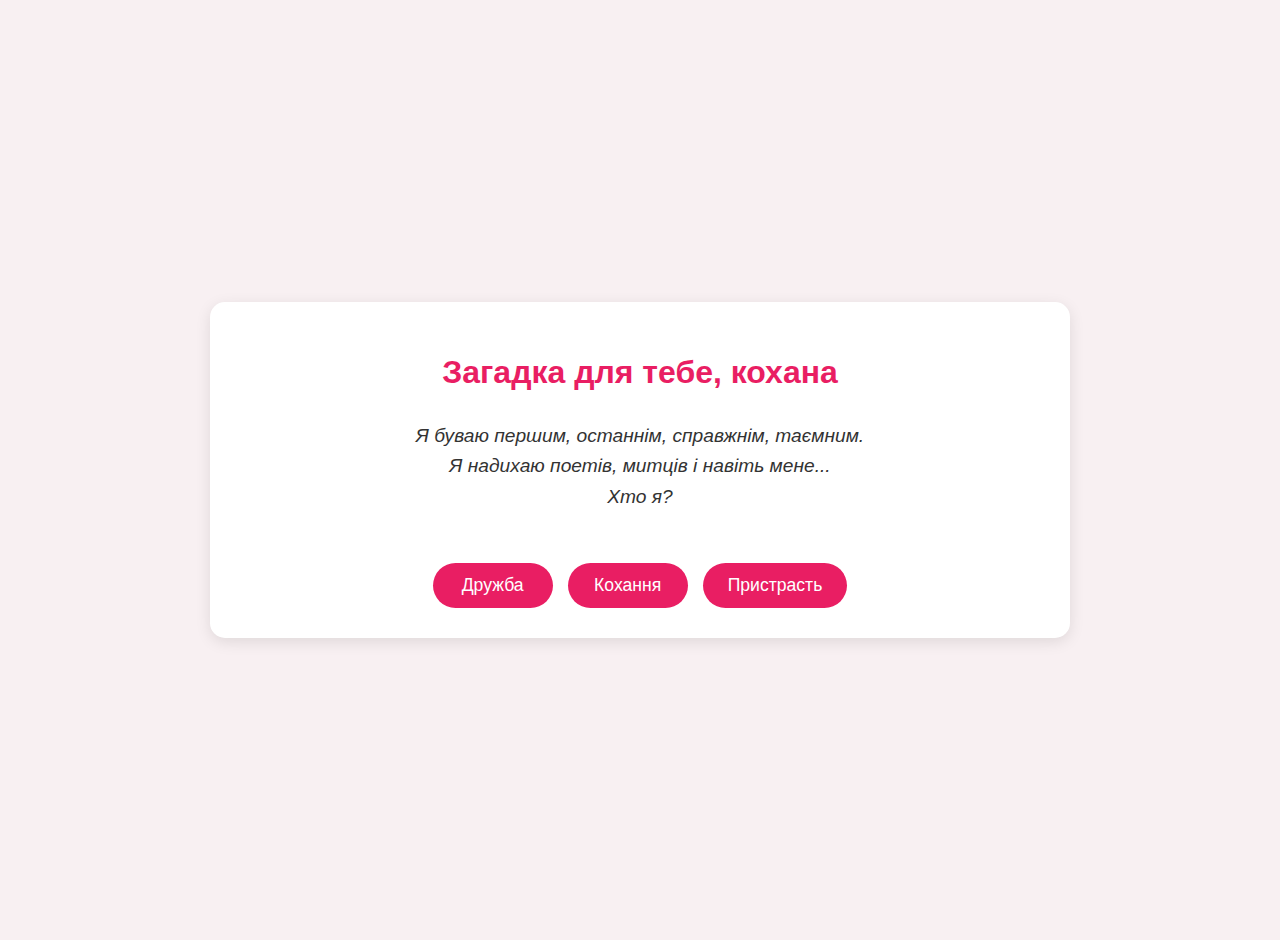
<file: index.html>
<!DOCTYPE html>
<html lang="uk">
<head>
    <meta charset="UTF-8">
    <meta name="viewport" content="width=device-width, initial-scale=1.0">
    <title>Загадка для Ангеліни</title>
    <link rel="stylesheet" href="style.css">
</head>
<body>
    <div class="container">
        <h1>Загадка для тебе, кохана</h1>
        <p class="riddle">
            Я буваю першим, останнім, справжнім, таємним.<br>
            Я надихаю поетів, митців і навіть мене...<br>
            Хто я?
        </p>

        <div id="answer-options">
            <button class="button answer-button" data-correct="false">Дружба</button>
            <button class="button answer-button" data-correct="true">Кохання</button> <button class="button answer-button" data-correct="false">Пристрасть</button>
        </div>

        <p id="riddle-feedback" style="display: none; color: #e91e63; margin-top: 15px; font-weight: bold;">
            Подумай краще, сонечко!
        </p>

        <div id="riddle-success-modal" class="modal-overlay"> <div class="modal-content">
                <p>Вумничка моя, йдемо далі!</p>
                <a href="maze.html" class="button">Далі</a> </div>
        </div>

    </div>

    <script src="riddle.js"></script> </body>
</html>
</file>
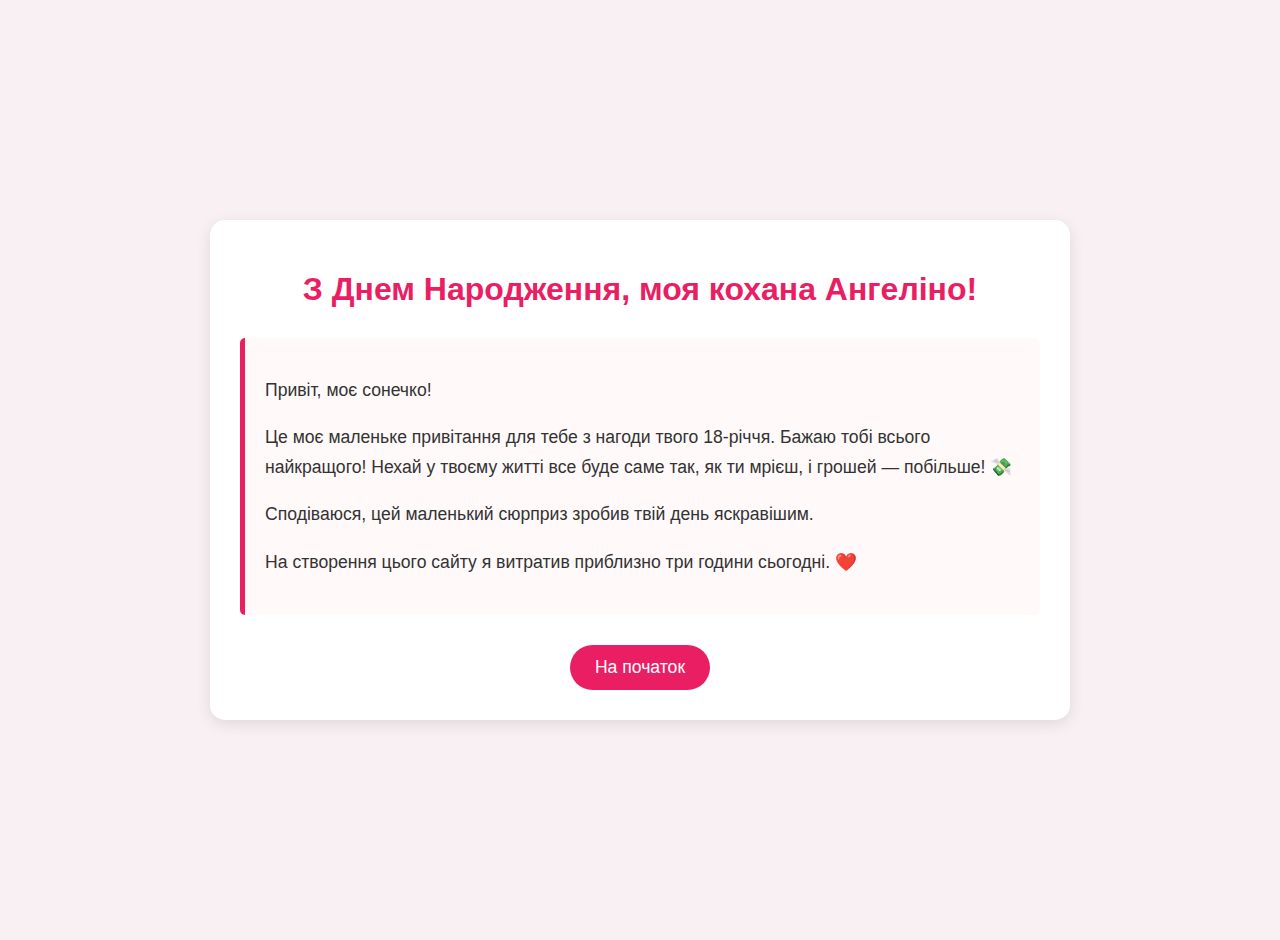
<file: letter.html>
<!DOCTYPE html>
<html lang="uk">
<head>
    <meta charset="UTF-8">
    <meta name="viewport" content="width=device-width, initial-scale=1.0">
    <title>З Днем Народження, Ангеліно!</title>
    <link rel="stylesheet" href="style.css">
</head>
<body>
    <div class="container">
        <h1>З Днем Народження, моя кохана Ангеліно!</h1>
        <div class="letter-content">
            <p>
                Привіт, моє сонечко!
            </p>
            <p>
                Це моє маленьке привітання для тебе з нагоди твого 18-річчя. Бажаю тобі всього найкращого! Нехай у твоєму житті все буде саме так, як ти мрієш, і грошей — побільше! 💸
            </p>
            <p>
                 Сподіваюся, цей маленький сюрприз зробив твій день яскравішим.
            </p>
            <p>
                На створення цього сайту я витратив приблизно три години сьогодні. ❤️
            </p>
            </div>
             <a href="index.html" class="button" style="margin-top: 30px;">На початок</a>
    </div>
</body>
</html>
</file>
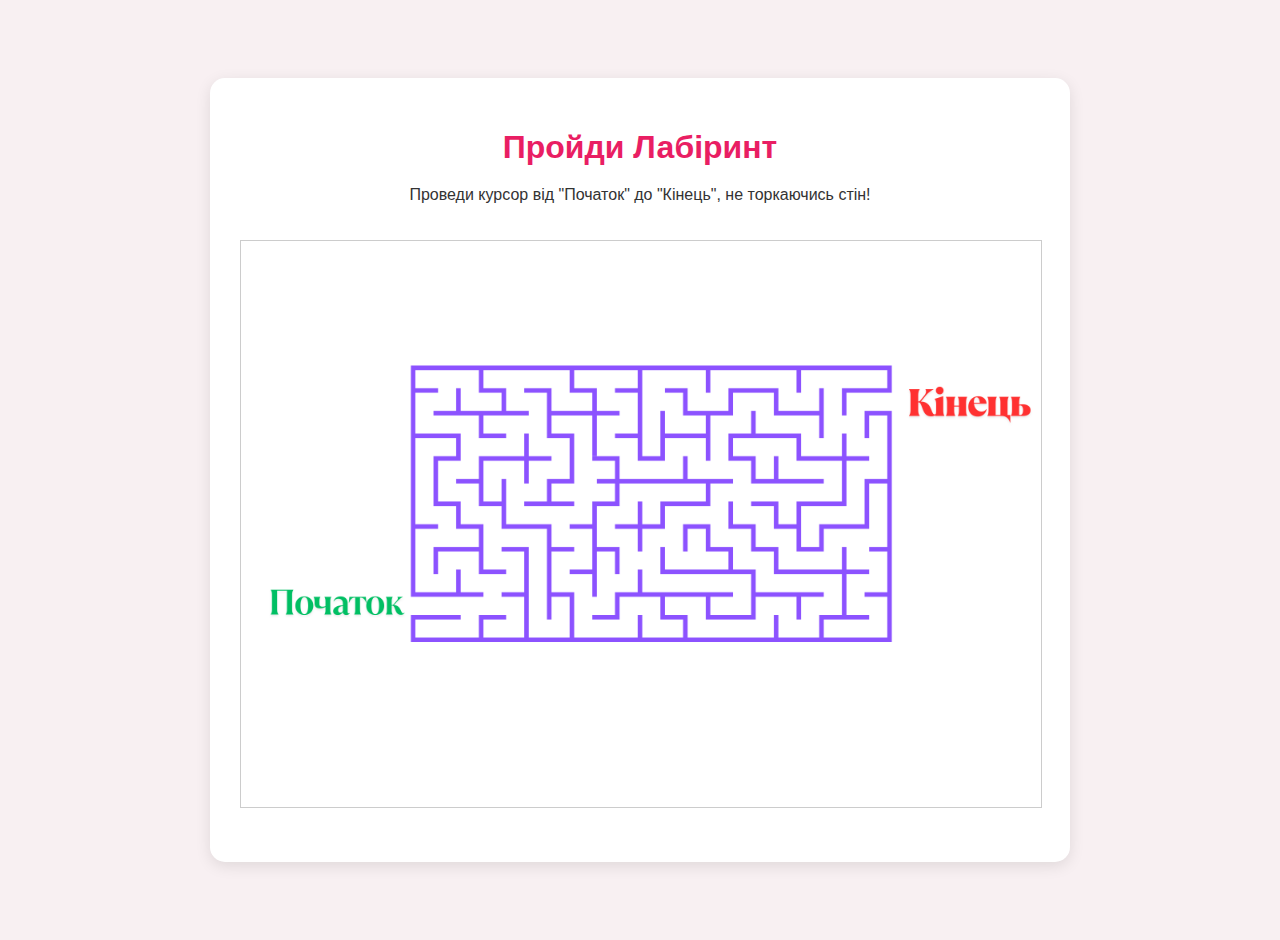
<file: maze.html>
<!DOCTYPE html>
<html lang="uk">
<head>
    <meta charset="UTF-8">
    <meta name="viewport" content="width=device-width, initial-scale=1.0">
    <title>Лабіринт Кохання</title>
    <link rel="stylesheet" href="style.css">
</head>
<body>
    <div class="container">
        <h1>Пройди Лабіринт</h1>
        <p>Проведи курсор від "Початок" до "Кінець", не торкаючись стін!</p>

        <div id="maze-container">
            <canvas id="maze-canvas" style="display: none;"></canvas>
            <img id="maze-img" src="maze.jpg" alt="Лабіринт">
        </div>

        <div id="success-message" style="display: none;">
           Лабіринт пройдено!
        </div>

        <a href="letter.html" id="next-maze-button" class="button" style="display: none;">Далі</a>

         <div id="collision-modal" class="modal-overlay">
            <div class="modal-content">
                <p id="collision-message">Обережно! Спробуй ще раз, кохання!</p>
                <button id="retry-button" class="button">Спробувати ще раз</button>
            </div>
        </div>

    </div>

    <script src="maze.js"></script>
</body>
</html>
</file>
<file: style.css>
body {
    font-family: sans-serif;
    background-color: #f8f0f2;
    color: #333;
    margin: 0;
    padding: 20px;
    display: flex;
    justify-content: center;
    align-items: center;
    min-height: 100vh;
    text-align: center;
}

.container {
    background-color: #fff;
    padding: 30px;
    border-radius: 15px;
    box-shadow: 0 4px 15px rgba(0, 0, 0, 0.1);
    max-width: 800px;
    width: 90%;
}

h1 {
    color: #e91e63;
    margin-bottom: 20px;
}

.riddle {
    font-size: 1.2em;
    font-style: italic;
    margin: 30px 0;
    line-height: 1.6;
}

.answer-hint {
    color: #777;
    font-size: 0.9em;
}

.button {
    display: inline-block;
    background-color: #e91e63;
    color: white;
    padding: 12px 25px;
    text-decoration: none;
    border-radius: 25px;
    font-size: 1.1em;
    margin-top: 20px;
    transition: background-color 0.3s ease;
    cursor: pointer;
    border: none;
}

.button:hover {
    background-color: #c2185b;
}

/* --- Стилі для лабіринту --- */
#maze-container {
    position: relative;
    margin: 20px auto;
    display: inline-block;
    cursor: pointer;
    line-height: 0;
}

#maze-img {
    display: block;
    max-width: 100%;
    height: auto;
    border: 1px solid #ccc;
}

#maze-canvas {
     display: none;
}

/* --- Стилі для модального вікна --- */
.modal-overlay {
    position: fixed;
    top: 0;
    left: 0;
    width: 100%;
    height: 100%;
    background-color: rgba(0, 0, 0, 0.6);
    display: none; /* Початково ховаємо */
    justify-content: center;
    align-items: center;
    z-index: 1000;
}

.modal-content {
    background-color: #fff;
    padding: 30px 40px;
    border-radius: 10px;
    box-shadow: 0 5px 20px rgba(0, 0, 0, 0.2);
    text-align: center;
    max-width: 400px;
}

.modal-content p {
    font-size: 1.2em;
    color: #333;
    margin-bottom: 25px;
}

.modal-content .button {
    margin-top: 0;
}

/* Стилі для повідомлення про успіх */
#success-message {
    color: #4CAF50; /* Зелений колір */
    margin-top: 15px;
    font-weight: bold;
    font-size: 1.1em;
    /* display: none; керується JS */
}


/* --- Стилі для листа --- */
.letter-content {
    text-align: left;
    line-height: 1.7;
    margin-top: 30px;
    font-size: 1.1em;
    background-color: #fff9fa;
    padding: 20px;
    border-left: 5px solid #e91e63;
    border-radius: 5px;
}

.letter-content + img {
     max-width: 80%;
     border-radius: 10px;
     margin-top: 20px;
}

/* --- Стилі для сторінки загадки --- */

#answer-options {
    margin-top: 30px; /* Відступ від загадки */
    display: flex;
    justify-content: center; /* Кнопки по центру */
    gap: 15px; /* Відстань між кнопками */
    flex-wrap: wrap; /* Перенос кнопок, якщо не вміщаються */
}

/* Стилі для кнопок відповіді (додатково до .button) */
.answer-button {
    min-width: 120px; /* Мінімальна ширина кнопки */
}

#riddle-feedback {
    color: #e91e63; /* Колір повідомлення про помилку */
    margin-top: 20px;
    font-weight: bold;
    /* display: none; керується JS */
}

/* ID для модального вікна загадки (використовує стилі .modal-overlay та .modal-content) */
#riddle-success-modal .modal-content p {
    color: #4CAF50; /* Зелений текст успіху */
    font-size: 1.3em; /* Трохи більший текст */
}
</file>
